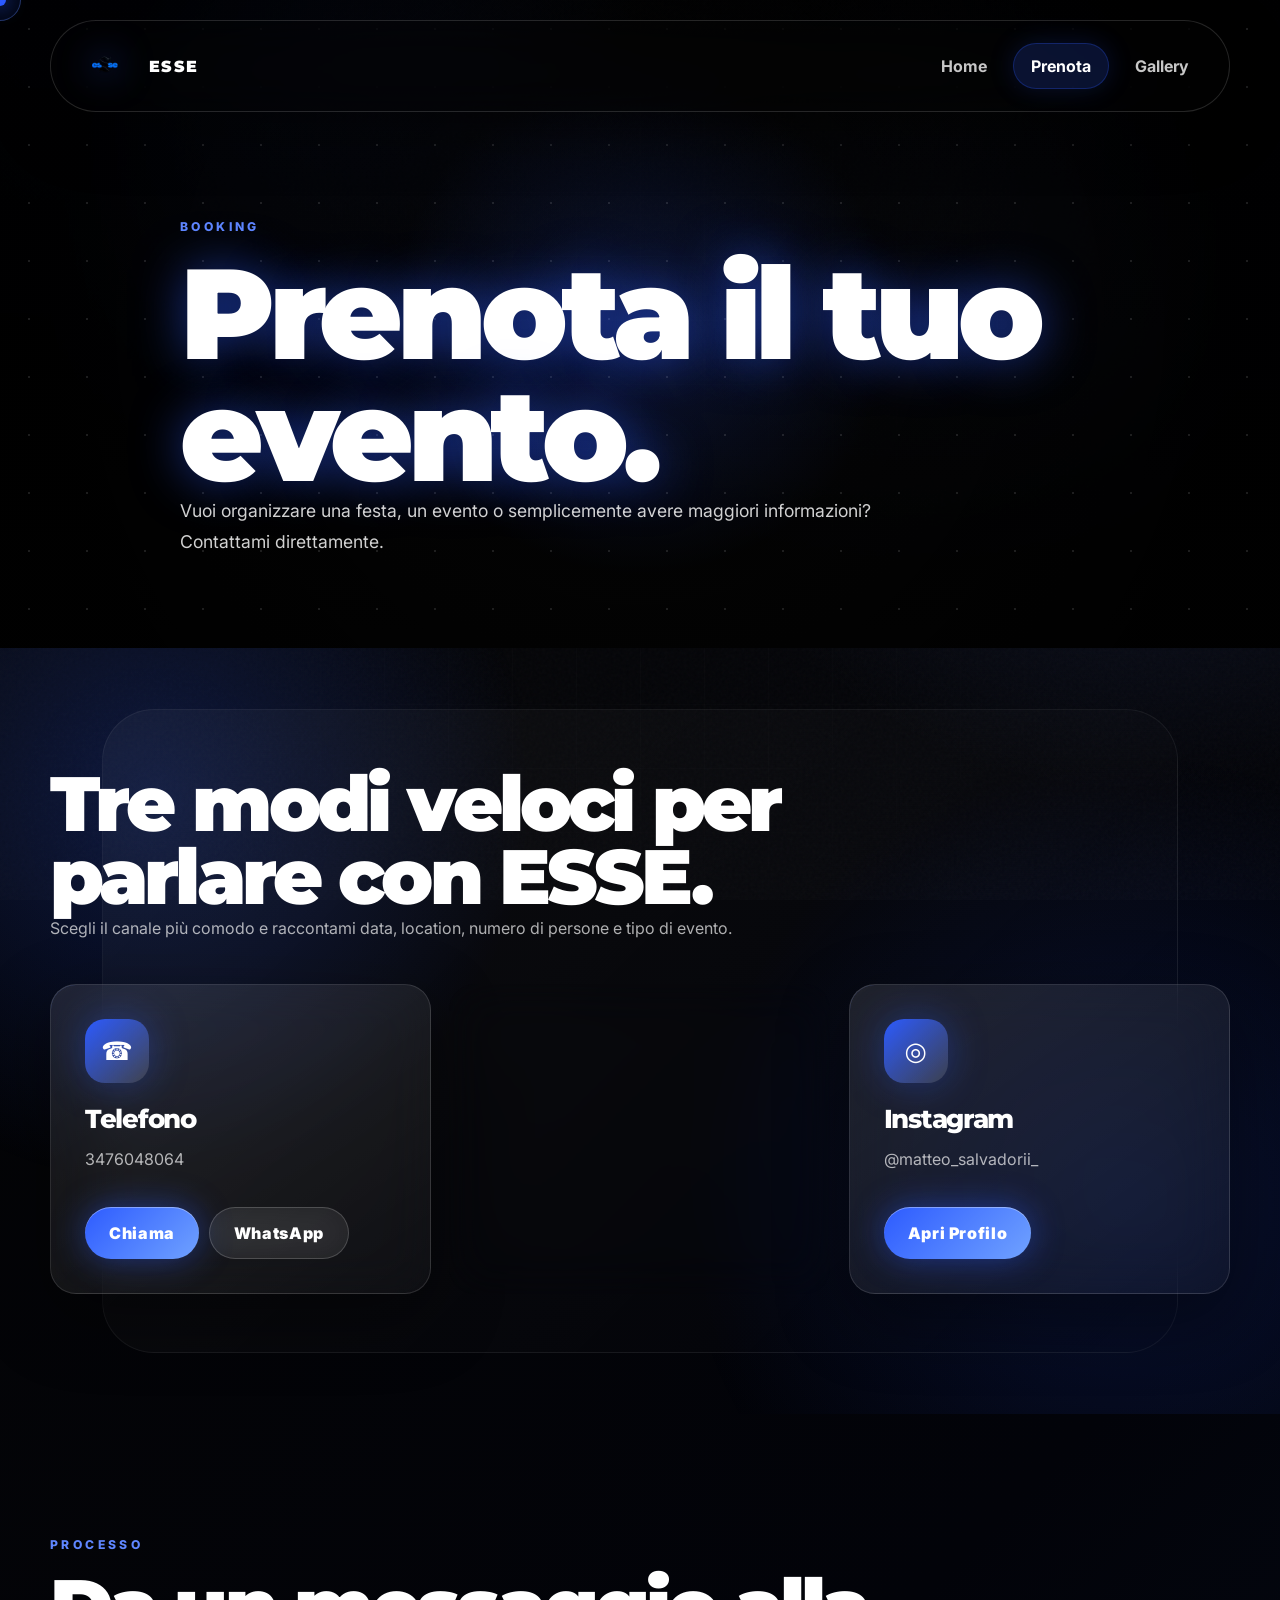
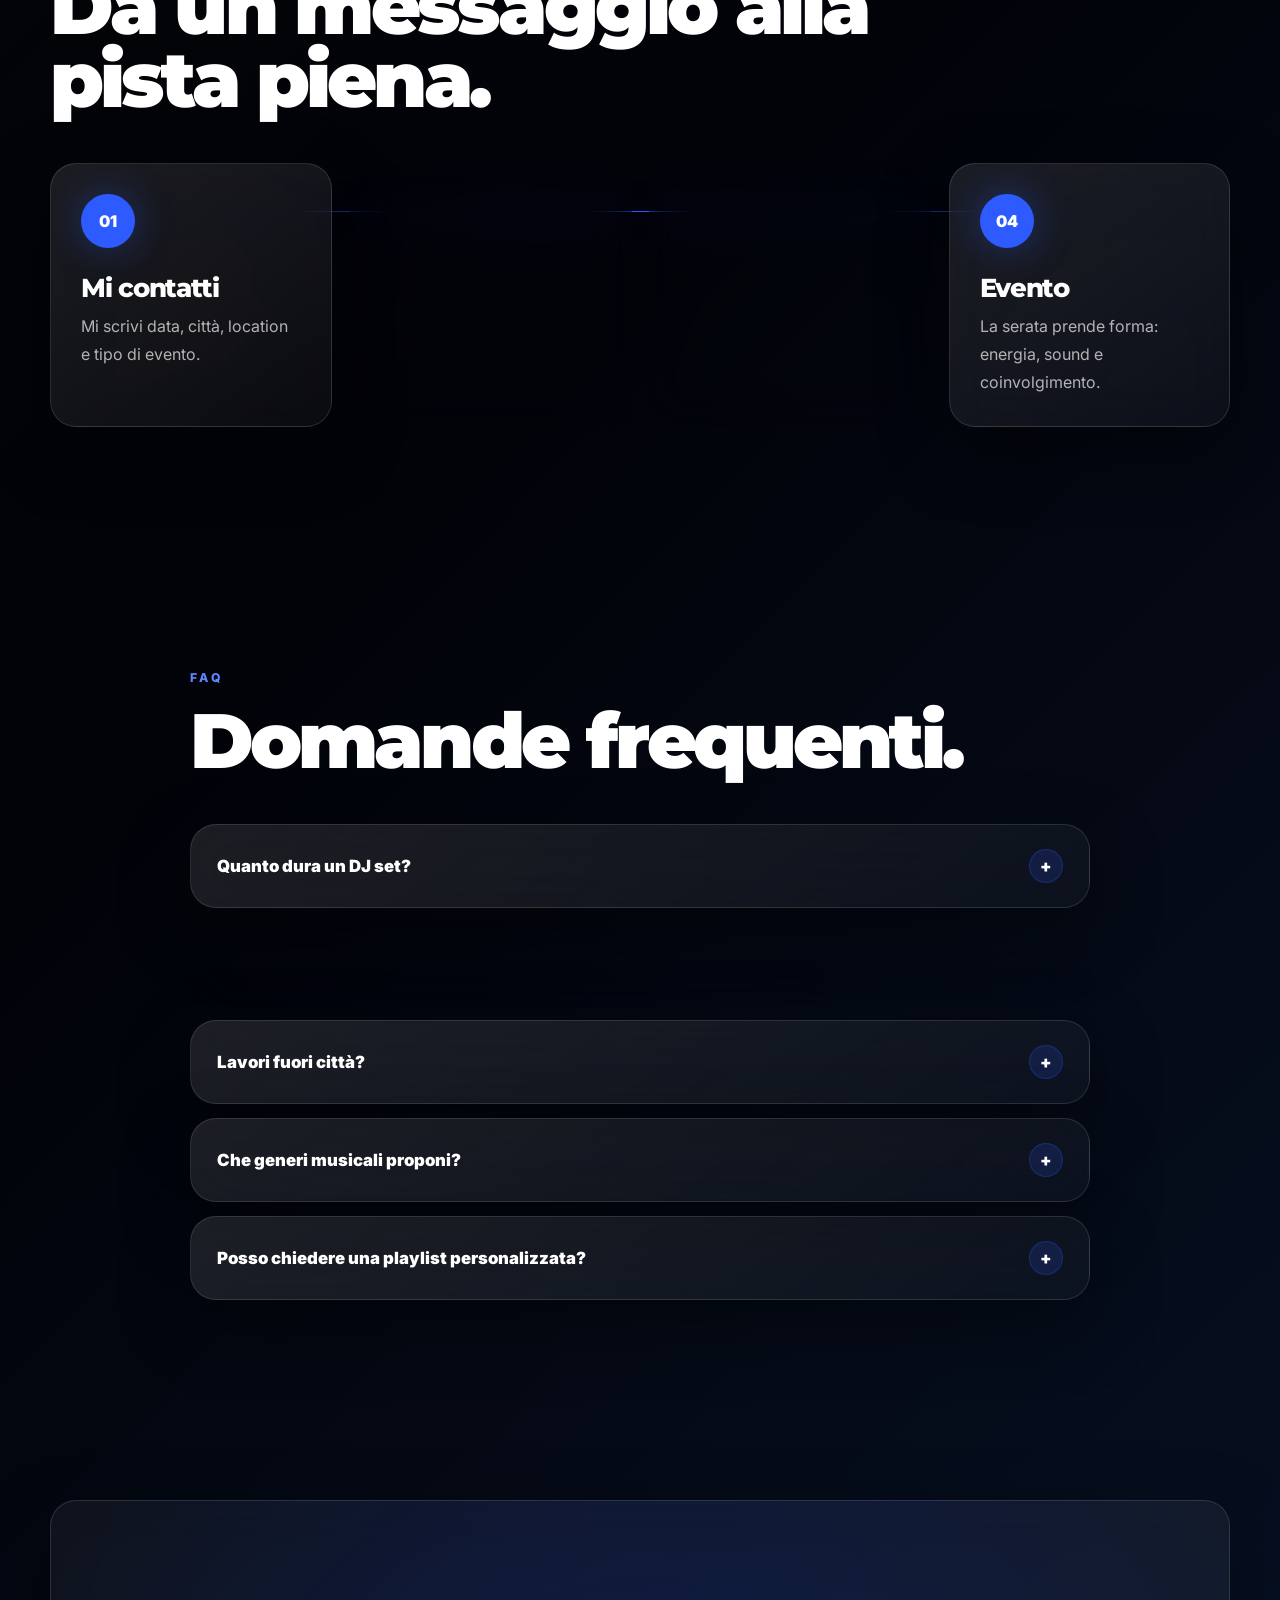
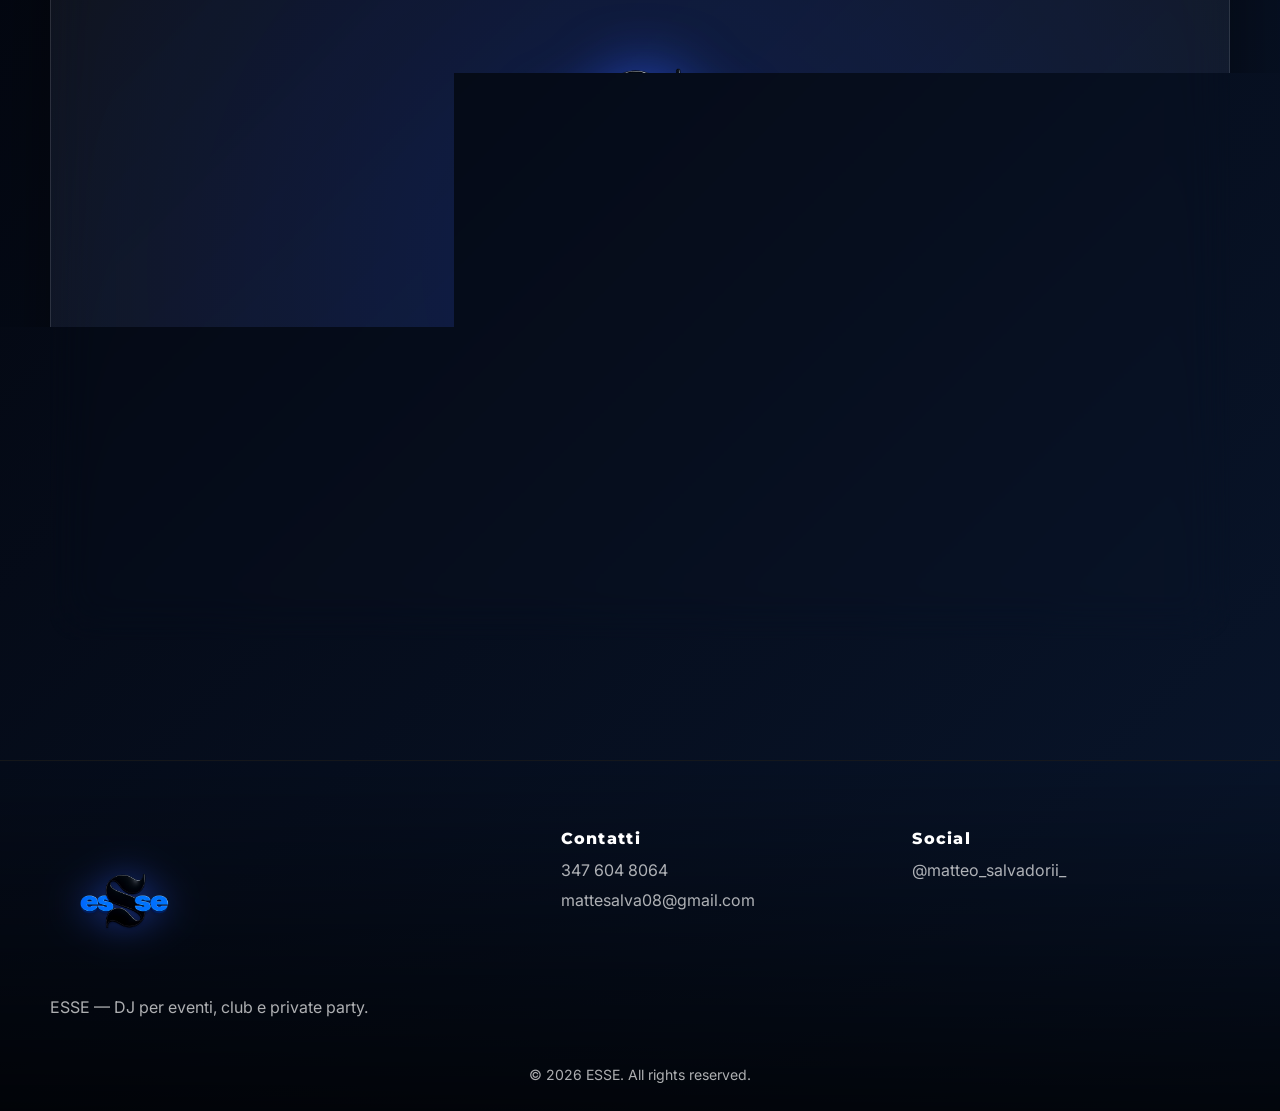
<file: prenota.html>
<!DOCTYPE html>
<html lang="it">
<head>
  <meta charset="UTF-8" />
  <meta name="viewport" content="width=device-width, initial-scale=1.0" />
  <title>Prenota | ESSE</title>
  <link rel="preconnect" href="https://fonts.googleapis.com">
  <link rel="preconnect" href="https://fonts.gstatic.com" crossorigin>
  <link href="https://fonts.googleapis.com/css2?family=Inter:wght@300;400;500;600;700;800&family=Montserrat:wght@700;800;900&display=swap" rel="stylesheet">
  <link rel="stylesheet" href="css/style.css" />



  <link rel="icon" type="image/png" href="img/favicon.png">
  <link rel="apple-touch-icon" href="img/favicon.png">
</head>
<body>
  <div class="preloader" aria-hidden="true"><div class="preloader__orb"></div><img src="img/logo.png" alt="Logo ESSE" class="preloader__logo"><div class="preloader__line"></div></div>
  <div class="scroll-progress" aria-hidden="true"></div><div class="custom-cursor" aria-hidden="true"></div><div class="cursor-glow" aria-hidden="true"></div>

  <header class="site-header" id="siteHeader">
    <a class="brand magnetic" href="index.html"><img src="img/logo.png" alt="Logo ESSE"><span>ESSE</span></a>
    <button class="nav-toggle magnetic" aria-label="Apri menu" aria-expanded="false"><span></span><span></span><span></span></button>
    <nav class="main-nav"><a href="index.html">Home</a><a href="prenota.html" class="active">Prenota</a><a href="gallery.html">Gallery</a></nav>
  </header>

  <main>
    <section class="page-hero booking-hero">
      <div class="hero__overlay"></div><div class="particles"></div>
      <div class="container page-hero__content reveal-up">
        <p class="eyebrow">booking</p>
        <h1>Prenota il tuo evento.</h1>
        <p>Vuoi organizzare una festa, un evento o semplicemente avere maggiori informazioni? Contattami direttamente.</p>
      </div>
    </section>

    <section class="section contact-section">
      <div class="section-bg section-bg--grid"></div>
      <div class="container">
        <div class="contact-intro reveal-up">
          <h2>Tre modi veloci per parlare con ESSE.</h2>
          <p>Scegli il canale più comodo e raccontami data, location, numero di persone e tipo di evento.</p>
        </div>
        <div class="contact-cards">
          <article class="contact-card reveal-up">
            <span class="contact-icon">☎</span><h3>Telefono</h3><p>3476048064</p>
            <div class="card-actions"><a class="btn btn-primary magnetic" href="tel:3476048064">Chiama</a><a class="btn btn-ghost magnetic" href="https://wa.me/393476048064" target="_blank" rel="noopener">WhatsApp</a></div>
          </article>
          <article class="contact-card reveal-up">
            <span class="contact-icon">✉</span><h3>Email</h3><p>mattesalva08@gmail.com</p>
            <div class="card-actions"><a class="btn btn-primary magnetic" href="mailto:mattesalva08@gmail.com">Invia Email</a></div>
          </article>
          <article class="contact-card reveal-up">
            <span class="contact-icon">◎</span><h3>Instagram</h3><p>@matteo_salvadorii_</p>
            <div class="card-actions"><a class="btn btn-primary magnetic" href="https://instagram.com/matteo_salvadorii_" target="_blank" rel="noopener">Apri Profilo</a></div>
          </article>
        </div>
      </div>
    </section>

    <section class="section timeline-section">
      <div class="container">
        <div class="section-heading reveal-up"><p class="eyebrow">processo</p><h2>Da un messaggio alla pista piena.</h2></div>
        <div class="timeline">
          <div class="timeline-item reveal-up"><span>01</span><h3>Mi contatti</h3><p>Mi scrivi data, città, location e tipo di evento.</p></div>
          <div class="timeline-item reveal-up"><span>02</span><h3>Parliamo</h3><p>Definiamo mood, orari, generi e necessità tecniche.</p></div>
          <div class="timeline-item reveal-up"><span>03</span><h3>Organizziamo</h3><p>Creo una direzione musicale adatta al pubblico.</p></div>
          <div class="timeline-item reveal-up"><span>04</span><h3>Evento</h3><p>La serata prende forma: energia, sound e coinvolgimento.</p></div>
        </div>
      </div>
    </section>

    <section class="section faq-section">
      <div class="container narrow">
        <div class="section-heading reveal-up"><p class="eyebrow">faq</p><h2>Domande frequenti.</h2></div>
        <div class="faq-list">
          <article class="faq-item reveal-up"><button class="faq-question">Quanto dura un DJ set?<span>+</span></button><div class="faq-answer"><p>Dipende dall'evento. Di solito un set può durare da 2 a 5 ore, con scaletta costruita in base al pubblico e al momento della serata.</p></div></article>
          <article class="faq-item reveal-up"><button class="faq-question">Con quanto anticipo bisogna prenotare?<span>+</span></button><div class="faq-answer"><p>Prima mi contatti, meglio è. Per compleanni, club e periodi pieni conviene bloccare la data con anticipo.</p></div></article>
          <article class="faq-item reveal-up"><button class="faq-question">Lavori fuori città?<span>+</span></button><div class="faq-answer"><p>Sì, valuto eventi anche fuori città in base a distanza, orario e organizzazione tecnica.</p></div></article>
          <article class="faq-item reveal-up"><button class="faq-question">Che generi musicali proponi?<span>+</span></button><div class="faq-answer"><p>Pop, house, reggaeton, trap italiana, hit internazionali, dance e selezioni personalizzate in base al mood richiesto.</p></div></article>
          <article class="faq-item reveal-up"><button class="faq-question">Posso chiedere una playlist personalizzata?<span>+</span></button><div class="faq-answer"><p>Sì. Possiamo definire brani fondamentali, generi da evitare e momenti speciali della serata.</p></div></article>
        </div>
      </div>
    </section>

    <section class="section final-cta"><div class="container cta-box reveal-up"><img src="img/logo.png" alt="Logo ESSE"><p class="eyebrow">let's talk</p><h2>Scrivimi adesso.</h2><p>Raccontami la tua idea e trasformiamola in una serata memorabile.</p><a href="https://wa.me/393476048064" target="_blank" rel="noopener" class="btn btn-primary btn-xl magnetic">Parliamone</a></div></section>
  </main>

  <footer class="site-footer"><div class="container footer-grid"><div><img src="img/logo.png" alt="Logo ESSE" class="footer-logo"><p>ESSE — DJ per eventi, club e private party.</p></div><div><h3>Contatti</h3><a href="tel:3476048064">347 604 8064</a><a href="mailto:mattesalva08@gmail.com">mattesalva08@gmail.com</a></div><div><h3>Social</h3><a href="https://instagram.com/matteo_salvadorii_" target="_blank" rel="noopener">@matteo_salvadorii_</a></div></div><p class="copyright">© <span data-year></span> ESSE. All rights reserved.</p></footer>
  <button class="back-to-top magnetic" aria-label="Torna su">↑</button>
  <script src="js/script.js"></script>
</body>
</html>
</file>
<file: css/style.css>
/* =========================================================
   ESSE PREMIUM DJ WEBSITE
   HTML/CSS/JS Vanilla - no framework
   Palette: #2D5BFF, #09162D, #050505, #FFFFFF
   ========================================================= */

/* ---------- CSS VARIABLES ---------- */
:root {
  --blue: #2D5BFF;
  --blue-soft: #5F86FF;
  --blue-dark: #09162D;
  --black: #050505;
  --white: #FFFFFF;
  --muted: rgba(255, 255, 255, .68);
  --muted-strong: rgba(255, 255, 255, .82);
  --glass: rgba(255, 255, 255, .075);
  --glass-strong: rgba(255, 255, 255, .12);
  --border: rgba(255, 255, 255, .14);
  --border-blue: rgba(45, 91, 255, .52);
  --shadow-blue: 0 0 38px rgba(45, 91, 255, .35);
  --shadow-deep: 0 28px 90px rgba(0, 0, 0, .62);
  --radius-sm: 16px;
  --radius-md: 26px;
  --radius-lg: 38px;
  --header-h: 92px;
  --ease: cubic-bezier(.22, 1, .36, 1);
  --font-title: 'Montserrat', system-ui, sans-serif;
  --font-body: 'Inter', system-ui, sans-serif;
}

/* ---------- RESET ---------- */
* { box-sizing: border-box; margin: 0; padding: 0; }
html { scroll-behavior: smooth; }
body {
  min-height: 100vh;
  background:
    radial-gradient(circle at 10% 0%, rgba(45, 91, 255, .22), transparent 32rem),
    radial-gradient(circle at 88% 8%, rgba(95, 134, 255, .14), transparent 28rem),
    linear-gradient(135deg, var(--black), #020309 45%, var(--blue-dark));
  color: var(--white);
  font-family: var(--font-body);
  overflow-x: hidden;
  cursor: none;
}
body::before {
  content: '';
  position: fixed;
  inset: 0;
  pointer-events: none;
  z-index: -2;
  background:
    linear-gradient(rgba(255,255,255,.025) 1px, transparent 1px),
    linear-gradient(90deg, rgba(255,255,255,.025) 1px, transparent 1px);
  background-size: 64px 64px;
  mask-image: radial-gradient(circle at center, #000, transparent 78%);
}
body::after {
  content: '';
  position: fixed;
  inset: 0;
  pointer-events: none;
  z-index: -1;
  background-image: url("data:image/svg+xml,%3Csvg viewBox='0 0 400 400' xmlns='http://www.w3.org/2000/svg'%3E%3Cfilter id='n'%3E%3CfeTurbulence type='fractalNoise' baseFrequency='.7' numOctaves='3' stitchTiles='stitch'/%3E%3C/filter%3E%3Crect width='100%25' height='100%25' filter='url(%23n)' opacity='.18'/%3E%3C/svg%3E");
  opacity: .16;
  mix-blend-mode: screen;
}

img { max-width: 100%; display: block; }
a { color: inherit; text-decoration: none; }
button { font: inherit; border: 0; background: transparent; color: inherit; cursor: none; }
::selection { background: var(--blue); color: var(--white); }

/* ---------- UTILITIES ---------- */
.container { width: min(1180px, calc(100% - 36px)); margin-inline: auto; position: relative; z-index: 2; }
.narrow { width: min(900px, calc(100% - 36px)); }
.section { position: relative; padding: 120px 0; overflow: hidden; }
.section-heading { max-width: 820px; margin-bottom: 46px; }
.section-heading.center { margin-inline: auto; text-align: center; }
.eyebrow {
  color: var(--blue-soft);
  text-transform: uppercase;
  letter-spacing: .28em;
  font-size: .76rem;
  font-weight: 800;
  margin-bottom: 16px;
}
h1, h2, h3 { font-family: var(--font-title); line-height: .95; letter-spacing: -.05em; }
h1 { font-size: clamp(4.2rem, 14vw, 12.5rem); font-weight: 900; }
h2 { font-size: clamp(2.4rem, 6vw, 5.8rem); font-weight: 900; }
h3 { font-size: clamp(1.25rem, 2vw, 1.85rem); font-weight: 800; }
p { color: var(--muted); line-height: 1.75; }

/* ---------- PRELOADER ---------- */
.preloader {
  position: fixed;
  inset: 0;
  z-index: 9999;
  display: grid;
  place-items: center;
  background:
    radial-gradient(circle, rgba(45,91,255,.18), transparent 34%),
    var(--black);
  transition: opacity .8s var(--ease), visibility .8s var(--ease);
}
.preloader.is-hidden { opacity: 0; visibility: hidden; }
.preloader__logo { width: min(360px, 68vw); filter: drop-shadow(0 0 45px rgba(45,91,255,.85)); animation: logoPulse 1.8s ease-in-out infinite; }
.preloader__orb {
  position: absolute;
  width: 410px;
  height: 410px;
  border-radius: 50%;
  background: radial-gradient(circle, rgba(45,91,255,.25), transparent 65%);
  filter: blur(18px);
  animation: orbRotate 4s linear infinite;
}
.preloader__line {
  position: absolute;
  bottom: 20%;
  width: min(320px, 60vw);
  height: 2px;
  overflow: hidden;
  background: rgba(255,255,255,.08);
}
.preloader__line::before {
  content: '';
  position: absolute;
  inset: 0;
  transform: translateX(-100%);
  background: linear-gradient(90deg, transparent, var(--blue), transparent);
  animation: loadingLine 1.3s ease-in-out infinite;
}
@keyframes logoPulse { 0%,100% { transform: scale(.96); opacity: .72; } 50% { transform: scale(1.03); opacity: 1; } }
@keyframes orbRotate { to { transform: rotate(360deg); } }
@keyframes loadingLine { to { transform: translateX(100%); } }

/* ---------- CURSOR & PROGRESS ---------- */
.custom-cursor, .cursor-glow {
  position: fixed;
  left: 0;
  top: 0;
  pointer-events: none;
  z-index: 9998;
  translate: -50% -50%;
  border-radius: 999px;
}
.custom-cursor { width: 12px; height: 12px; background: var(--blue); box-shadow: 0 0 20px var(--blue); transition: width .25s var(--ease), height .25s var(--ease), background .25s var(--ease); }
.cursor-glow { width: 42px; height: 42px; border: 1px solid rgba(95,134,255,.35); background: rgba(45,91,255,.08); filter: blur(.2px); transition: transform .18s var(--ease), opacity .2s; }
body.cursor-hover .custom-cursor { width: 34px; height: 34px; background: rgba(255,255,255,.92); mix-blend-mode: difference; }
body.cursor-hover .cursor-glow { transform: scale(1.7); border-color: rgba(45,91,255,.9); box-shadow: var(--shadow-blue); }
.scroll-progress { position: fixed; left: 0; top: 0; height: 3px; width: 0%; z-index: 9997; background: linear-gradient(90deg, var(--blue), #fff, var(--blue-soft)); box-shadow: 0 0 20px var(--blue); }

/* ---------- HEADER / NAVBAR ---------- */
.site-header {
  position: fixed;
  top: 20px;
  left: 50%;
  transform: translateX(-50%);
  width: min(1180px, calc(100% - 34px));
  height: var(--header-h);
  z-index: 1000;
  display: flex;
  align-items: center;
  justify-content: space-between;
  padding: 16px 22px;
  border: 1px solid var(--border);
  border-radius: 999px;
  background: rgba(5, 5, 5, .32);
  backdrop-filter: blur(22px);
  box-shadow: 0 18px 60px rgba(0,0,0,.34);
  transition: .45s var(--ease);
}
.site-header.is-scrolled { top: 10px; height: 68px; background: rgba(5,5,5,.66); border-color: rgba(45,91,255,.32); box-shadow: 0 16px 56px rgba(45,91,255,.15); }
.brand { display: flex; align-items: center; gap: 12px; font-family: var(--font-title); font-weight: 900; letter-spacing: .08em; }
.brand img { width: 64px; height: 44px; object-fit: contain; filter: drop-shadow(0 0 18px rgba(45,91,255,.75)); transition: .35s var(--ease); }
.site-header.is-scrolled .brand img { width: 50px; height: 34px; }
.main-nav { display: flex; align-items: center; gap: 8px; }
.main-nav a { padding: 13px 18px; color: rgba(255,255,255,.78); border-radius: 999px; font-weight: 700; transition: .3s var(--ease); }
.main-nav a:hover, .main-nav a.active { color: #fff; background: rgba(45,91,255,.18); box-shadow: inset 0 0 0 1px rgba(45,91,255,.28), 0 0 26px rgba(45,91,255,.18); }
.nav-toggle { display: none; width: 46px; height: 46px; border-radius: 999px; border: 1px solid var(--border); }
.nav-toggle span { display: block; width: 20px; height: 2px; margin: 5px auto; background: #fff; transition: .3s; }

/* ---------- BUTTONS ---------- */
.btn {
  position: relative;
  display: inline-flex;
  align-items: center;
  justify-content: center;
  min-height: 52px;
  padding: 0 24px;
  border-radius: 999px;
  font-weight: 900;
  letter-spacing: .04em;
  overflow: hidden;
  isolation: isolate;
  transition: transform .32s var(--ease), box-shadow .32s var(--ease), border-color .32s var(--ease);
}
.btn::before {
  content: '';
  position: absolute;
  inset: -2px;
  background: linear-gradient(110deg, transparent 10%, rgba(255,255,255,.42), transparent 45%);
  transform: translateX(-130%);
  transition: .7s var(--ease);
  z-index: -1;
}
.btn:hover::before { transform: translateX(120%); }
.btn:hover { transform: translateY(-4px) scale(1.02); }
.btn-primary { background: linear-gradient(135deg, var(--blue), #70a2ff); color: #fff; box-shadow: 0 0 34px rgba(45,91,255,.46), inset 0 1px 0 rgba(255,255,255,.36); }
.btn-primary:hover { box-shadow: 0 0 56px rgba(45,91,255,.78), 0 16px 38px rgba(45,91,255,.24); }
.btn-ghost { border: 1px solid rgba(255,255,255,.18); background: rgba(255,255,255,.06); backdrop-filter: blur(16px); color: #fff; }
.btn-ghost:hover { border-color: var(--border-blue); box-shadow: var(--shadow-blue); }
.btn-xl { min-height: 64px; padding-inline: 34px; font-size: 1.05rem; }

/* ---------- HERO ---------- */
.hero { position: relative; min-height: 100svh; display: grid; place-items: center; overflow: hidden; padding: 150px 18px 70px; }
.hero-home { background: #020309; }
.hero__media {
  position: absolute;
  width: 45vw;
  min-width: 360px;
  height: 62vh;
  border-radius: 38px;
  overflow: hidden;
  background-size: cover;
  background-position: center;
  filter: saturate(1.15) contrast(1.05);
  opacity: .54;
  box-shadow: 0 35px 100px rgba(0,0,0,.8), 0 0 60px rgba(45,91,255,.25);
  border: 1px solid rgba(255,255,255,.09);
  animation: floatImage 8s ease-in-out infinite;
}
.hero__media::after { content: ''; position: absolute; inset: 0; background: linear-gradient(180deg, rgba(45,91,255,.14), rgba(0,0,0,.68)); }
.hero__media--one { left: -8vw; top: 14%; background-image: url('https://images.unsplash.com/photo-1501386761578-eac5c94b800a?auto=format&fit=crop&w=1400&q=80'); transform: rotate(-8deg); }
.hero__media--two { right: -7vw; top: 8%; background-image: url('https://images.unsplash.com/photo-1514525253161-7a46d19cd819?auto=format&fit=crop&w=1400&q=80'); transform: rotate(7deg); animation-delay: -2s; }
.hero__media--three { bottom: -18%; left: 27%; width: 52vw; background-image: url('https://images.unsplash.com/photo-1571266028243-d220c6a7edbf?auto=format&fit=crop&w=1400&q=80'); opacity: .34; animation-delay: -4s; }
.hero__overlay { position: absolute; inset: 0; background: radial-gradient(circle at center, rgba(45,91,255,.18), rgba(0,0,0,.46) 35%, rgba(0,0,0,.92) 82%), linear-gradient(180deg, rgba(5,5,5,.16), #050505 98%); }
.hero__rings::before, .hero__rings::after { content: ''; position: absolute; border-radius: 50%; border: 1px solid rgba(95,134,255,.24); box-shadow: inset 0 0 35px rgba(45,91,255,.12), 0 0 35px rgba(45,91,255,.18); }
.hero__rings::before { width: 620px; height: 620px; left: 50%; top: 50%; transform: translate(-50%, -50%); animation: spinSlow 28s linear infinite; }
.hero__rings::after { width: 430px; height: 430px; left: 50%; top: 50%; transform: translate(-50%, -50%) rotate(35deg); animation: spinSlow 18s linear reverse infinite; }
.hero__content { position: relative; z-index: 3; width: min(980px, 100%); text-align: center; }
.hero__logo { width: min(520px, 84vw); margin: 0 auto 12px; filter: drop-shadow(0 0 38px rgba(45,91,255,.9)) drop-shadow(0 30px 45px rgba(0,0,0,.75)); transform-style: preserve-3d; }
.hero h1 { text-shadow: 0 0 40px rgba(45,91,255,.48); }
.hero__subtitle { margin: 12px auto 30px; color: var(--muted-strong); font-size: clamp(1.05rem, 2vw, 1.45rem); letter-spacing: .08em; }
.hero__actions { display: flex; justify-content: center; gap: 14px; flex-wrap: wrap; }
.scroll-cue { position: absolute; bottom: 28px; left: 50%; transform: translateX(-50%); width: 32px; height: 52px; border: 1px solid rgba(255,255,255,.22); border-radius: 999px; display: grid; place-items: start center; padding-top: 9px; z-index: 3; }
.scroll-cue span { width: 5px; height: 10px; border-radius: 999px; background: var(--blue-soft); animation: scrollDot 1.5s ease-in-out infinite; }
.particles { position: absolute; inset: 0; background-image: radial-gradient(circle, rgba(255,255,255,.7) 1px, transparent 1.4px); background-size: 58px 58px; opacity: .16; animation: particleDrift 18s linear infinite; }
@keyframes floatImage { 0%,100% { translate: 0 0; } 50% { translate: 0 -22px; } }
@keyframes spinSlow { to { rotate: 360deg; } }
@keyframes scrollDot { 0% { transform: translateY(0); opacity: 1; } 100% { transform: translateY(22px); opacity: 0; } }
@keyframes particleDrift { to { background-position: 160px 240px; } }

/* ---------- DECORATIVE BACKGROUNDS ---------- */
.section-bg { position: absolute; inset: 0; z-index: 0; pointer-events: none; }
.section-bg--grid { background: radial-gradient(circle at 12% 20%, rgba(45,91,255,.22), transparent 24rem), radial-gradient(circle at 88% 72%, rgba(45,91,255,.16), transparent 28rem); }
.section-bg--grid::after { content: ''; position: absolute; inset: 8%; border: 1px solid rgba(255,255,255,.06); border-radius: 52px; background: linear-gradient(135deg, rgba(255,255,255,.04), transparent); }
.section-bg--aurora { background: conic-gradient(from 180deg at 50% 50%, rgba(45,91,255,.22), transparent, rgba(95,134,255,.14), transparent, rgba(45,91,255,.22)); filter: blur(45px); opacity: .85; }

/* ---------- ABOUT / SPLIT ---------- */
.split-layout { display: grid; grid-template-columns: 1fr 1fr; gap: 58px; align-items: center; }
.split-layout--reverse { grid-template-columns: .9fr 1.1fr; }
.split-copy p + p { margin-top: 16px; }
.mini-features { display: flex; flex-wrap: wrap; gap: 10px; margin-top: 28px; }
.mini-features span { padding: 10px 14px; border: 1px solid rgba(45,91,255,.28); border-radius: 999px; background: rgba(45,91,255,.09); box-shadow: inset 0 0 24px rgba(45,91,255,.06); color: var(--muted-strong); font-weight: 800; }
.image-stack { position: relative; min-height: 560px; }
.image-card { position: absolute; overflow: hidden; border-radius: var(--radius-lg); border: 1px solid rgba(255,255,255,.13); box-shadow: var(--shadow-deep), var(--shadow-blue); background: var(--glass); }
.image-card img { width: 100%; height: 100%; object-fit: cover; transition: 1s var(--ease); }
.image-card:hover img { transform: scale(1.08) rotate(.8deg); }
.image-card::after { content: ''; position: absolute; inset: 0; background: linear-gradient(180deg, transparent, rgba(45,91,255,.24)); }
.image-card--large { inset: 0 6% 70px 0; }
.image-card--small { right: 0; bottom: 0; width: 48%; height: 260px; }

/* ---------- MOSAIC ---------- */
.mosaic-grid { display: grid; grid-template-columns: repeat(4, 1fr); grid-auto-rows: 190px; gap: 16px; }
.mosaic-item { position: relative; overflow: hidden; border-radius: 28px; border: 1px solid rgba(255,255,255,.11); box-shadow: 0 20px 70px rgba(0,0,0,.38); }
.mosaic-item img { width: 100%; height: 100%; object-fit: cover; transition: .8s var(--ease); filter: saturate(1.1); }
.mosaic-item:hover img { transform: scale(1.12); filter: saturate(1.3) contrast(1.1); }
.mosaic-item::after { content: ''; position: absolute; inset: 0; background: linear-gradient(135deg, rgba(45,91,255,.22), transparent 46%, rgba(0,0,0,.45)); opacity: .8; }
.mosaic-item.wide { grid-column: span 2; }
.mosaic-item.tall { grid-row: span 2; }

/* ---------- SERVICES ---------- */
.cards-grid { display: grid; grid-template-columns: repeat(3, 1fr); gap: 18px; }
.service-card, .contact-card, .timeline-item, .faq-item, .cta-box, .why-panel {
  position: relative;
  overflow: hidden;
  border-radius: var(--radius-md);
  border: 1px solid rgba(255,255,255,.12);
  background: linear-gradient(145deg, rgba(255,255,255,.105), rgba(255,255,255,.035));
  backdrop-filter: blur(24px);
  box-shadow: 0 24px 70px rgba(0,0,0,.42);
}
.service-card { min-height: 260px; padding: 30px; transition: .45s var(--ease); }
.service-card::before, .contact-card::before, .timeline-item::before, .cta-box::before, .why-panel::before {
  content: '';
  position: absolute;
  inset: -1px;
  border-radius: inherit;
  padding: 1px;
  background: linear-gradient(135deg, rgba(45,91,255,.9), transparent 35%, rgba(255,255,255,.16));
  -webkit-mask: linear-gradient(#000 0 0) content-box, linear-gradient(#000 0 0);
  -webkit-mask-composite: xor;
  mask-composite: exclude;
  opacity: .35;
  pointer-events: none;
}
.service-card::after { content: ''; position: absolute; width: 180px; height: 180px; border-radius: 50%; right: -80px; top: -80px; background: radial-gradient(circle, rgba(45,91,255,.35), transparent 68%); transition: .45s var(--ease); }
.service-card:hover { transform: translateY(-12px) rotateX(4deg); border-color: rgba(45,91,255,.5); box-shadow: 0 32px 90px rgba(0,0,0,.55), 0 0 45px rgba(45,91,255,.25); }
.service-card:hover::after { transform: scale(1.6); }
.service-icon { display: grid; place-items: center; width: 62px; height: 62px; border-radius: 20px; margin-bottom: 24px; color: #fff; background: linear-gradient(135deg, var(--blue), rgba(255,255,255,.18)); box-shadow: var(--shadow-blue); font-weight: 900; }
.service-card h3 { margin-bottom: 14px; }

/* ---------- STATS ---------- */
.stats-band { position: relative; padding: 54px 0; overflow: hidden; background: linear-gradient(90deg, rgba(45,91,255,.18), rgba(255,255,255,.03), rgba(45,91,255,.16)); border-block: 1px solid rgba(255,255,255,.08); }
.stats-band::before { content: ''; position: absolute; inset: 0; background: linear-gradient(90deg, transparent, rgba(255,255,255,.15), transparent); transform: translateX(-100%); animation: sheen 5s ease-in-out infinite; }
.stats-grid { display: grid; grid-template-columns: repeat(4, 1fr); gap: 18px; }
.stat { text-align: center; padding: 28px 14px; border-radius: 26px; background: rgba(255,255,255,.055); border: 1px solid rgba(255,255,255,.09); backdrop-filter: blur(16px); }
.stat strong { display: block; font-family: var(--font-title); font-size: clamp(2.2rem, 5vw, 4.2rem); line-height: .9; text-shadow: 0 0 24px rgba(45,91,255,.6); }
.stat strong::after { content: '+'; font-size: .55em; color: var(--blue-soft); }
.stat:last-child strong::after { content: ''; }
.stat span { display: block; margin-top: 10px; color: var(--muted); font-weight: 800; }
@keyframes sheen { 0%, 25% { transform: translateX(-100%); } 65%,100% { transform: translateX(100%); } }

/* ---------- WHY ---------- */
.why-panel { padding: 38px; }
.check-list { list-style: none; margin-top: 30px; display: grid; gap: 18px; }
.check-list li { display: flex; gap: 14px; color: var(--muted-strong); font-weight: 700; line-height: 1.5; }
.check-list span { flex: 0 0 18px; height: 18px; margin-top: 3px; border-radius: 50%; background: var(--blue); box-shadow: 0 0 20px rgba(45,91,255,.75); }
.cinema-strip { display: grid; grid-template-columns: repeat(3, 1fr); gap: 14px; min-height: 520px; }
.cinema-strip img { width: 100%; height: 100%; object-fit: cover; border-radius: 32px; border: 1px solid rgba(255,255,255,.12); box-shadow: var(--shadow-deep); transition: .6s var(--ease); }
.cinema-strip img:nth-child(2) { transform: translateY(45px); }
.cinema-strip img:hover { transform: translateY(-12px) scale(1.03); box-shadow: var(--shadow-deep), var(--shadow-blue); }
.cinema-strip img:nth-child(2):hover { transform: translateY(30px) scale(1.03); }

/* ---------- HORIZONTAL GALLERY ---------- */
.horizontal-gallery { padding: 40px 0; overflow: hidden; }
.ticker-track { display: flex; gap: 18px; width: max-content; animation: ticker 34s linear infinite; }
.ticker-track:hover { animation-play-state: paused; }
.ticker-track figure { width: min(520px, 76vw); height: 320px; flex: 0 0 auto; border-radius: 34px; overflow: hidden; border: 1px solid rgba(255,255,255,.12); box-shadow: var(--shadow-deep); }
.ticker-track img { width: 100%; height: 100%; object-fit: cover; transition: .7s var(--ease); }
.ticker-track figure:hover img { transform: scale(1.09); }
@keyframes ticker { to { transform: translateX(calc(-50% - 9px)); } }

/* ---------- CTA / FOOTER ---------- */
.final-cta { padding-top: 80px; }
.cta-box { text-align: center; padding: clamp(36px, 7vw, 82px); background: radial-gradient(circle at center, rgba(45,91,255,.22), rgba(255,255,255,.05)); }
.cta-box img { width: min(300px, 62vw); margin: 0 auto 14px; filter: drop-shadow(0 0 30px rgba(45,91,255,.8)); }
.cta-box p { max-width: 560px; margin: 16px auto 28px; }
.site-footer { position: relative; padding: 70px 0 24px; background: linear-gradient(180deg, transparent, rgba(0,0,0,.72)); border-top: 1px solid rgba(255,255,255,.08); }
.footer-grid { display: grid; grid-template-columns: 1.5fr 1fr 1fr; gap: 34px; }
.footer-logo { width: 150px; margin-bottom: 12px; filter: drop-shadow(0 0 18px rgba(45,91,255,.5)); }
.site-footer h3 { font-size: 1rem; letter-spacing: .08em; margin-bottom: 14px; }
.site-footer a { display: block; color: var(--muted); margin: 10px 0; transition: .25s; }
.site-footer a:hover { color: #fff; text-shadow: 0 0 18px rgba(45,91,255,.6); }
.copyright { text-align: center; margin-top: 42px; font-size: .88rem; }
.back-to-top { position: fixed; right: 22px; bottom: 22px; width: 52px; height: 52px; border-radius: 50%; border: 1px solid rgba(255,255,255,.15); background: rgba(5,5,5,.52); backdrop-filter: blur(18px); box-shadow: var(--shadow-blue); opacity: 0; visibility: hidden; transform: translateY(20px); transition: .3s var(--ease); z-index: 900; }
.back-to-top.is-visible { opacity: 1; visibility: visible; transform: translateY(0); }

/* ---------- PAGE HERO ---------- */
.page-hero { position: relative; min-height: 72svh; display: grid; align-items: end; padding: 160px 0 90px; overflow: hidden; background-size: cover; background-position: center; }
.booking-hero { background-image: url('https://images.unsplash.com/photo-1516450360452-9312f5e86fc7?auto=format&fit=crop&w=1600&q=80'); }
.gallery-hero { background-image: url('https://images.unsplash.com/photo-1506157786151-b8491531f063?auto=format&fit=crop&w=1600&q=80'); }
.page-hero__content { max-width: 920px; }
.page-hero h1 { font-size: clamp(3.6rem, 10vw, 9rem); text-shadow: 0 0 50px rgba(45,91,255,.55); }
.page-hero p:not(.eyebrow) { max-width: 720px; font-size: 1.1rem; color: var(--muted-strong); }

/* ---------- BOOKING CONTACT ---------- */
.contact-intro { max-width: 760px; margin-bottom: 42px; }
.contact-cards { display: grid; grid-template-columns: repeat(3, 1fr); gap: 18px; }
.contact-card { padding: 34px; min-height: 310px; display: flex; flex-direction: column; }
.contact-icon { width: 64px; height: 64px; display: grid; place-items: center; border-radius: 20px; background: linear-gradient(135deg, var(--blue), rgba(255,255,255,.14)); box-shadow: var(--shadow-blue); font-size: 1.6rem; margin-bottom: 24px; }
.contact-card p { margin: 14px 0 26px; word-break: break-word; }
.card-actions { margin-top: auto; display: flex; flex-wrap: wrap; gap: 10px; }
.timeline { position: relative; display: grid; grid-template-columns: repeat(4, 1fr); gap: 18px; }
.timeline::before { content: ''; position: absolute; left: 4%; right: 4%; top: 48px; height: 1px; background: linear-gradient(90deg, transparent, var(--blue), transparent); box-shadow: var(--shadow-blue); }
.timeline-item { padding: 30px; min-height: 250px; }
.timeline-item span { display: grid; place-items: center; width: 54px; height: 54px; border-radius: 50%; background: var(--blue); box-shadow: var(--shadow-blue); font-weight: 900; margin-bottom: 28px; position: relative; z-index: 2; }
.timeline-item h3 { margin-bottom: 12px; }
.faq-list { display: grid; gap: 14px; }
.faq-item { padding: 0; }
.faq-question { width: 100%; padding: 24px 26px; display: flex; justify-content: space-between; align-items: center; text-align: left; font-weight: 900; font-size: 1.05rem; }
.faq-question span { width: 34px; height: 34px; display: grid; place-items: center; border-radius: 50%; background: rgba(45,91,255,.16); box-shadow: inset 0 0 0 1px rgba(45,91,255,.28); transition: .3s; }
.faq-answer { max-height: 0; overflow: hidden; transition: max-height .45s var(--ease); }
.faq-answer p { padding: 0 26px 24px; }
.faq-item.is-open .faq-question span { transform: rotate(45deg); background: var(--blue); }

/* ---------- GALLERY PAGE ---------- */
.gallery-masonry { display: grid; grid-template-columns: repeat(4, 1fr); grid-auto-rows: 210px; gap: 16px; grid-auto-flow: dense; }
.gallery-item { position: relative; overflow: hidden; border-radius: 30px; border: 1px solid rgba(255,255,255,.11); background: rgba(255,255,255,.05); box-shadow: 0 24px 80px rgba(0,0,0,.38); }
.gallery-item.size-wide { grid-column: span 2; }
.gallery-item.size-tall { grid-row: span 2; }
.gallery-item.size-large { grid-column: span 2; grid-row: span 2; }
.gallery-item img { width: 100%; height: 100%; object-fit: cover; transition: transform .75s var(--ease), filter .75s var(--ease); }
.gallery-item::before { content: ''; position: absolute; inset: 0; z-index: 1; background: radial-gradient(circle at 50% 50%, transparent, rgba(0,0,0,.55)), linear-gradient(180deg, transparent, rgba(45,91,255,.26)); opacity: .65; transition: .45s; }
.gallery-item figcaption { position: absolute; left: 18px; bottom: 16px; z-index: 2; padding: 9px 13px; border-radius: 999px; background: rgba(0,0,0,.42); backdrop-filter: blur(14px); border: 1px solid rgba(255,255,255,.12); font-weight: 900; transform: translateY(12px); opacity: 0; transition: .35s var(--ease); }
.gallery-item:hover { box-shadow: 0 30px 90px rgba(0,0,0,.52), var(--shadow-blue); }
.gallery-item:hover img { transform: scale(1.1); filter: saturate(1.28) contrast(1.08); }
.gallery-item:hover::before { opacity: .32; }
.gallery-item:hover figcaption { transform: translateY(0); opacity: 1; }
.lightbox { position: fixed; inset: 0; z-index: 4000; display: grid; place-items: center; background: rgba(0,0,0,.82); backdrop-filter: blur(20px); opacity: 0; visibility: hidden; transition: .35s var(--ease); padding: 24px; }
.lightbox.is-open { opacity: 1; visibility: visible; }
.lightbox img { max-width: min(1120px, 86vw); max-height: 78vh; border-radius: 28px; border: 1px solid rgba(255,255,255,.14); box-shadow: 0 0 80px rgba(45,91,255,.25); transform: scale(.96); transition: .35s var(--ease); }
.lightbox.is-open img { transform: scale(1); }
.lightbox__caption { position: absolute; bottom: 24px; left: 50%; transform: translateX(-50%); color: #fff; font-weight: 900; }
.lightbox__close, .lightbox__prev, .lightbox__next { position: absolute; display: grid; place-items: center; width: 54px; height: 54px; border-radius: 50%; border: 1px solid rgba(255,255,255,.14); background: rgba(255,255,255,.08); backdrop-filter: blur(14px); box-shadow: var(--shadow-blue); font-size: 2rem; }
.lightbox__close { right: 28px; top: 24px; }
.lightbox__prev { left: 28px; top: 50%; transform: translateY(-50%); }
.lightbox__next { right: 28px; top: 50%; transform: translateY(-50%); }

/* ---------- SCROLL REVEAL ---------- */
.reveal-up, .reveal-left, .reveal-right { opacity: 0; transition: opacity .85s var(--ease), transform .85s var(--ease), filter .85s var(--ease); filter: blur(10px); }
.reveal-up { transform: translateY(46px) scale(.98); }
.reveal-left { transform: translateX(-54px); }
.reveal-right { transform: translateX(54px); }
.is-visible { opacity: 1; transform: none; filter: blur(0); }

/* ---------- RIPPLE CLICK ---------- */
.ripple { position: absolute; border-radius: 50%; transform: scale(0); background: rgba(255,255,255,.5); pointer-events: none; animation: ripple .6s ease-out forwards; }
@keyframes ripple { to { transform: scale(4); opacity: 0; } }

/* ---------- RESPONSIVE ---------- */
@media (max-width: 1050px) {
  .cards-grid, .contact-cards { grid-template-columns: repeat(2, 1fr); }
  .timeline { grid-template-columns: repeat(2, 1fr); }
  .timeline::before { display: none; }
  .gallery-masonry { grid-template-columns: repeat(3, 1fr); }
}

@media (max-width: 840px) {
  body { cursor: auto; }
  button, a { cursor: pointer; }
  .custom-cursor, .cursor-glow { display: none; }
  .site-header { height: 72px; top: 12px; padding: 12px 14px; }
  .brand img { width: 52px; height: 36px; }
  .nav-toggle { display: block; position: relative; z-index: 2; }
  .nav-toggle.is-open span:nth-child(1) { transform: translateY(7px) rotate(45deg); }
  .nav-toggle.is-open span:nth-child(2) { opacity: 0; }
  .nav-toggle.is-open span:nth-child(3) { transform: translateY(-7px) rotate(-45deg); }
  .main-nav { position: fixed; inset: 84px 0 auto 0; width: 100%; display: grid; gap: 8px; padding: 16px; border-radius: 28px; background: rgba(5,5,5,.86); border: 1px solid rgba(255,255,255,.12); backdrop-filter: blur(24px); transform: translateY(-18px); opacity: 0; visibility: hidden; transition: .32s var(--ease); }
  .main-nav.is-open { transform: translateY(0); opacity: 1; visibility: visible; }
  .main-nav a { text-align: center; padding: 16px; }
  .hero { padding-top: 130px; }
  .hero__media { width: 78vw; height: 45vh; opacity: .34; }
  .hero__media--one { left: -35vw; }
  .hero__media--two { right: -35vw; }
  .hero__media--three { left: 12%; bottom: -8%; }
  .split-layout, .split-layout--reverse { grid-template-columns: 1fr; }
  .image-stack { min-height: 430px; }
  .mosaic-grid { grid-template-columns: repeat(2, 1fr); grid-auto-rows: 170px; }
  .cards-grid, .contact-cards, .stats-grid { grid-template-columns: 1fr; }
  .cinema-strip { min-height: 380px; }
  .footer-grid { grid-template-columns: 1fr; }
  .page-hero { min-height: 62svh; padding-top: 130px; }
}

@media (max-width: 620px) {
  .container { width: min(100% - 26px, 1180px); }
  .section { padding: 84px 0; }
  .hero__logo { width: min(410px, 96vw); }
  .hero__actions { flex-direction: column; align-items: stretch; }
  .btn { width: 100%; }
  .mosaic-grid, .gallery-masonry { display: grid; grid-template-columns: 1fr; grid-auto-rows: 260px; }
  .mosaic-item.wide, .mosaic-item.tall, .gallery-item.size-wide, .gallery-item.size-tall, .gallery-item.size-large { grid-column: auto; grid-row: auto; }
  .image-card--large { inset: 0 0 88px 0; }
  .image-card--small { width: 62%; height: 210px; }
  .cinema-strip { grid-template-columns: 1fr; min-height: auto; }
  .cinema-strip img { height: 280px; }
  .cinema-strip img:nth-child(2) { transform: none; }
  .ticker-track figure { height: 240px; }
  .contact-card, .service-card, .why-panel { padding: 24px; }
  .lightbox__prev, .lightbox__next { top: auto; bottom: 82px; transform: none; }
  .lightbox__caption { bottom: 32px; }
}


/* =====================================================
   RESPONSIVE DESIGN - MOBILE & TABLET
   ===================================================== */

/* Tablet */
@media (max-width: 1024px) {
  .hero-title,
  .page-title {
    font-size: clamp(3rem, 9vw, 6rem);
  }

  .hero-logo {
    width: min(260px, 60vw);
  }

  .section {
    padding: 90px 6%;
  }

  .about-grid,
  .contact-grid,
  .services-grid,
  .why-grid {
    grid-template-columns: 1fr 1fr;
    gap: 24px;
  }

  .gallery-masonry {
    columns: 2;
  }
}

/* Smartphone */
@media (max-width: 768px) {
  body {
    overflow-x: hidden;
  }

  .navbar {
    padding: 14px 18px;
  }

  .nav-logo img {
    width: 44px;
  }

  .nav-links {
    position: fixed;
    top: 76px;
    left: 16px;
    right: 16px;
    padding: 18px;
    border-radius: 24px;
    background: rgba(5, 5, 5, 0.82);
    backdrop-filter: blur(22px);
    border: 1px solid rgba(45, 91, 255, 0.35);
    box-shadow: 0 20px 60px rgba(45, 91, 255, 0.25);
    flex-direction: column;
    gap: 14px;
  }

  .hero {
    min-height: 100svh;
    padding: 120px 18px 60px;
  }

  .hero-content {
    width: 100%;
    text-align: center;
  }

  .hero-logo {
    width: min(230px, 72vw);
    margin-bottom: 24px;
  }

  .hero-title {
    font-size: clamp(3.4rem, 18vw, 5.8rem);
    letter-spacing: -0.06em;
    line-height: 0.9;
  }

  .hero-subtitle {
    font-size: 0.9rem;
    letter-spacing: 0.18em;
    line-height: 1.7;
    max-width: 320px;
    margin-inline: auto;
  }

  .hero-actions,
  .cta-actions,
  .contact-actions {
    flex-direction: column;
    width: 100%;
    gap: 14px;
  }

  .btn,
  .premium-btn {
    width: 100%;
    justify-content: center;
    min-height: 54px;
  }

  .section {
    padding: 72px 18px;
  }

  .section-title {
    font-size: clamp(2.2rem, 12vw, 4rem);
    line-height: 0.95;
  }

  .section-label {
    font-size: 0.72rem;
    letter-spacing: 0.24em;
  }

  .about-grid,
  .contact-grid,
  .services-grid,
  .why-grid,
  .stats-grid,
  .timeline-grid {
    grid-template-columns: 1fr;
  }

  .glass-card,
  .service-card,
  .contact-card,
  .faq-item {
    border-radius: 24px;
    padding: 24px;
  }

  .image-mosaic,
  .visual-grid {
    grid-template-columns: 1fr;
    gap: 16px;
  }

  .image-card,
  .mosaic-card {
    min-height: 280px;
  }

  .horizontal-gallery {
    display: flex;
    overflow-x: auto;
    gap: 16px;
    padding-bottom: 18px;
    scroll-snap-type: x mandatory;
  }

  .horizontal-gallery .gallery-card {
    min-width: 82vw;
    scroll-snap-align: center;
  }

  .gallery-masonry {
    columns: 1;
    column-gap: 0;
  }

  .gallery-item {
    margin-bottom: 18px;
    break-inside: avoid;
  }

  .footer {
    text-align: center;
    padding: 50px 18px 28px;
  }

  .footer-grid {
    grid-template-columns: 1fr;
    gap: 28px;
  }

  .back-to-top {
    right: 18px;
    bottom: 18px;
  }

  .cursor,
  .cursor-glow {
    display: none;
  }
}

/* Smartphone piccoli */
@media (max-width: 480px) {
  .hero-title {
    font-size: clamp(3rem, 20vw, 4.6rem);
  }

  .hero-logo {
    width: min(200px, 76vw);
  }

  .page-hero {
    min-height: 70vh;
    padding: 120px 18px 60px;
  }

  .page-title {
    font-size: clamp(2.7rem, 16vw, 4.6rem);
  }

  .card-icon {
    width: 58px;
    height: 58px;
    font-size: 1.4rem;
  }

  .stat-number {
    font-size: 3rem;
  }

  .faq-question {
    font-size: 1rem;
  }

  .lightbox-content {
    width: 94vw;
    max-height: 78vh;
  }
}
</file>
